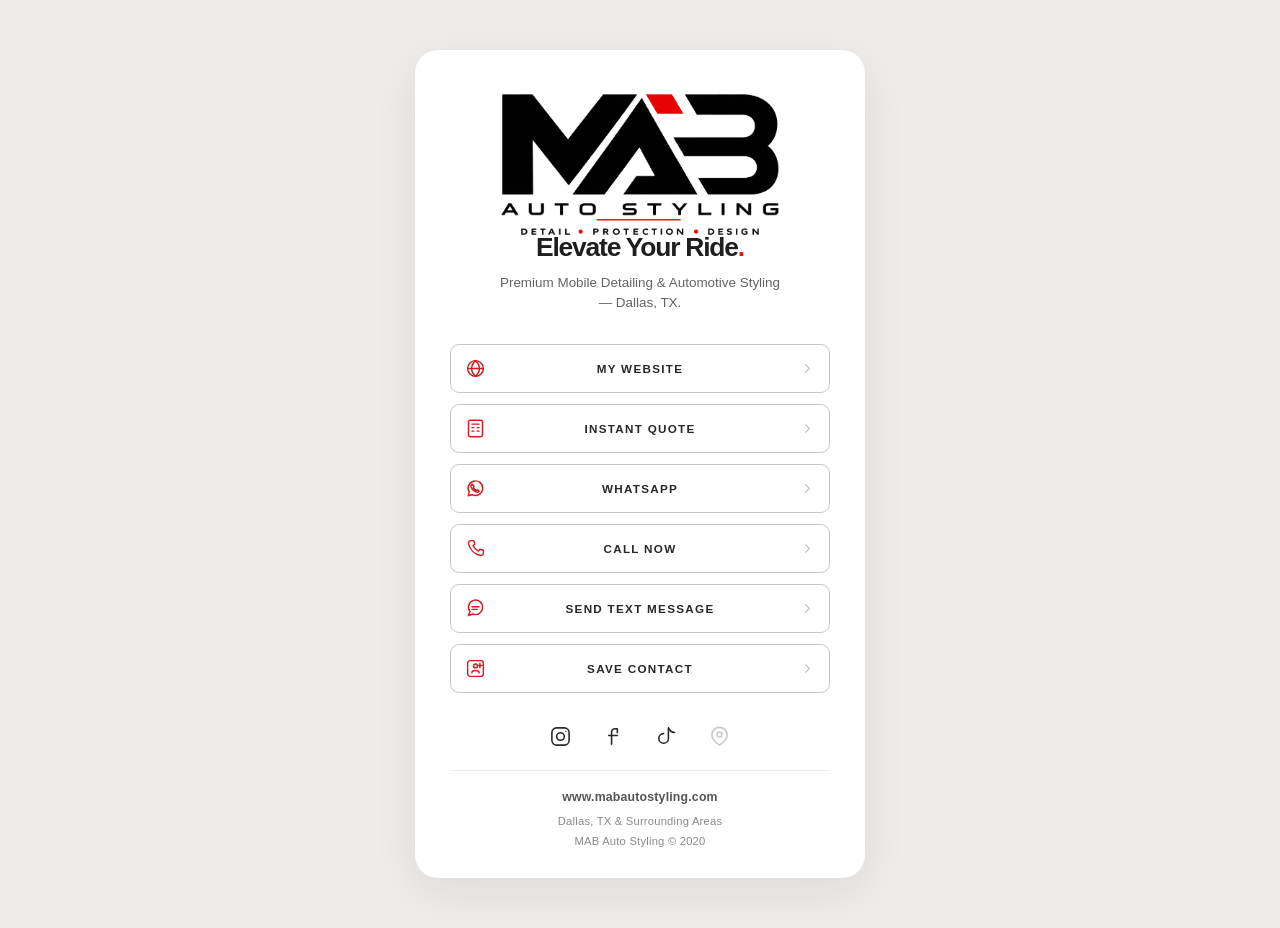
<file: index.html>
<!doctype html>
<html lang="en">
<head>
  <meta charset="utf-8">
  <meta name="viewport" content="width=device-width, initial-scale=1">
  <meta name="theme-color" content="#f0efec">
  <meta name="description" content="MAB Auto Styling — Premium mobile detailing and automotive styling in Dallas, Texas and surrounding areas. Call, text, or get in touch on WhatsApp.">
  <meta property="og:type" content="website">
  <meta property="og:title" content="MAB Auto Styling | Elevate Your Ride">
  <meta property="og:description" content="Premium Mobile Detailing & Automotive Styling — Dallas, TX.">
  <meta property="og:image" content="assets/images/logo-negro.png">
  <title>MAB Auto Styling | Elevate Your Ride</title>
  <link rel="icon" href="assets/images/favicon.svg" type="image/svg+xml">
  <link rel="stylesheet" href="css/style.css">
  <script src="js/main.js" defer></script>
</head>
<body>
  <div class="page-shell">
    <main class="profile-card" id="main">
      <header class="brand">
        <img class="brand-logo" src="assets/images/logo-negro.png" alt="MAB Auto Styling — Detail • Protection • Design" width="1774" height="887">
        <h1>Elevate Your Ride<span class="red-dot">.</span></h1>
        <p>Premium Mobile Detailing &amp; Automotive Styling <span class="area">— Dallas, TX.</span></p>
      </header>

      <nav class="quick-links" aria-label="Contact MAB Auto Styling">
        <a class="link-btn" href="website.html" aria-label="Visit our full website">
          <svg viewBox="0 0 24 24" aria-hidden="true"><circle cx="12" cy="12" r="9"/><path d="M3 12h18M12 3c3 3 4.5 6 4.5 9S15 18 12 21c-3-3-4.5-6-4.5-9S9 6 12 3Z"/></svg>
          <span>MY WEBSITE</span>
          <svg class="end-icon" viewBox="0 0 24 24" aria-hidden="true"><path d="m9 18 6-6-6-6"/></svg>
        </a>
        <a class="link-btn" href="calculator.html" aria-label="Get an instant detailing price estimate">
          <svg viewBox="0 0 24 24" aria-hidden="true"><rect x="4" y="2.5" width="16" height="19" rx="2"/><path d="M8 7h8M8 11h2m4 0h2M8 15h2m4 0h2"/></svg>
          <span>INSTANT QUOTE</span>
          <svg class="end-icon" viewBox="0 0 24 24" aria-hidden="true"><path d="m9 18 6-6-6-6"/></svg>
        </a>
        <button class="link-btn" type="button" data-open="whatsapp">
          <svg viewBox="0 0 24 24" aria-hidden="true"><path d="M20.2 11.8a8.3 8.3 0 0 1-12.1 7.3L3.7 20.3l1.2-4.2a8.3 8.3 0 1 1 15.3-4.3Z"/><path d="M8.5 8.2c.2-.3.5-.4.8-.2l1 1.6c.1.2 0 .5-.2.7l-.6.6c.8 1.5 1.8 2.6 3.4 3.4l.6-.6c.2-.2.5-.3.7-.2l1.6 1c.3.2.3.6.1.8-.7.9-1.6 1.3-2.7.9-2.7-.9-5.5-3.8-6.4-6.4-.3-1 .1-2 1.7-2.6Z"/></svg>
          <span>WHATSAPP</span>
          <svg class="end-icon" viewBox="0 0 24 24" aria-hidden="true"><path d="m9 18 6-6-6-6"/></svg>
        </button>
        <button class="link-btn" type="button" data-open="call">
          <svg viewBox="0 0 24 24" aria-hidden="true"><path d="M7 3h3l1.2 4-2.1 1.8a15 15 0 0 0 6.1 6.1L17 12.8l4 1.2v3c0 2-1.5 3.4-3.5 3A17.5 17.5 0 0 1 4 6.5C3.7 4.5 5 3 7 3Z"/></svg>
          <span>CALL NOW</span>
          <svg class="end-icon" viewBox="0 0 24 24" aria-hidden="true"><path d="m9 18 6-6-6-6"/></svg>
        </button>
        <a class="link-btn" href="sms:+14698832177" aria-label="Send an SMS text message to MAB Auto Styling">
          <svg viewBox="0 0 24 24" aria-hidden="true"><path d="M20 11a8 8 0 0 1-8 8c-1.2 0-2.3-.2-3.3-.7L4 20l1.7-4.7A8 8 0 1 1 20 11Z"/><path d="M8 10h8M8 13h6"/></svg>
          <span>SEND TEXT MESSAGE</span>
          <svg class="end-icon" viewBox="0 0 24 24" aria-hidden="true"><path d="m9 18 6-6-6-6"/></svg>
        </a>
        <a class="link-btn" href="assets/contact/MAB-Auto-Styling.vcf" download="MAB-Auto-Styling.vcf" aria-label="Download MAB Auto Styling contact card">
          <svg viewBox="0 0 24 24" aria-hidden="true"><rect x="3" y="3" width="18" height="18" rx="3"/><circle cx="12" cy="9" r="2.2"/><path d="M7.8 17c0-3.7 8.4-3.7 8.4 0M17 6v5M14.5 8.5h5"/></svg>
          <span>SAVE CONTACT</span>
          <svg class="end-icon" viewBox="0 0 24 24" aria-hidden="true"><path d="m9 18 6-6-6-6"/></svg>
        </a>
      </nav>

      <section class="socials" aria-label="Social media">
        <a class="social-link" href="https://www.instagram.com/mabautostyling" target="_blank" rel="noopener noreferrer" aria-label="Visit MAB Auto Styling on Instagram" title="Instagram">
          <svg viewBox="0 0 24 24" aria-hidden="true"><rect x="3" y="3" width="18" height="18" rx="5"/><circle cx="12" cy="12" r="4"/><circle cx="17.6" cy="6.7" r=".7" fill="currentColor" stroke="none"/></svg>
        </a>
        <a class="social-link" href="https://www.facebook.com/share/1FHX7uxnk7/?mibextid=wwXIfr" target="_blank" rel="noopener noreferrer" aria-label="Visit MAB Auto Styling on Facebook" title="Facebook: MAB Auto Styling"><svg viewBox="0 0 24 24" aria-hidden="true"><path d="M15.5 4h-2.3a3.2 3.2 0 0 0-3.2 3.2V20M7 11h9M16 4v4"/></svg></a>
        <a class="social-link" href="https://www.tiktok.com/@mabautostyling" target="_blank" rel="noopener noreferrer" aria-label="Visit MAB Auto Styling on TikTok (@mabautostyling)" title="TikTok: @mabautostyling"><svg viewBox="0 0 24 24" aria-hidden="true"><path d="M14 3v11a5 5 0 1 1-5-5M14 3c1.2 3 3.5 4.7 6.5 4.8"/></svg></a>
        <span class="social-link inactive" aria-label="Google Business Profile — coming soon" title="Google Business Profile — coming soon"><svg viewBox="0 0 24 24" aria-hidden="true"><path d="M20 10.5c0 5.4-8 10.5-8 10.5S4 15.9 4 10.5a8 8 0 1 1 16 0Z"/><circle cx="12" cy="10" r="2.6"/></svg></span>
      </section>
      <footer class="footer"><p class="web-address">www.mabautostyling.com</p><p>Dallas, TX &amp; Surrounding Areas</p><p>MAB Auto Styling © 2020</p></footer>
    </main>
  </div>

  <dialog id="whatsapp-dialog" class="modal" aria-labelledby="wa-title">
    <div class="modal-head"><h2 id="wa-title">Contact on WhatsApp</h2><button type="button" class="close-btn" data-close aria-label="Close">×</button></div>
    <p class="modal-hint">Choose your language and request type.<br><span lang="es">Selecciona tu idioma y el motivo de contacto.</span></p>
    <form id="whatsapp-form" class="modal-form">
      <fieldset><legend>Language / Idioma</legend><div class="choice-row">
        <label class="choice"><input type="radio" name="language" value="en" checked><span>🇺🇸 English</span></label>
        <label class="choice"><input type="radio" name="language" value="es"><span>🇪🇸 Español</span></label>
      </div></fieldset>
      <fieldset><legend>Request / Solicitud</legend><div class="choice-stack">
        <label class="choice"><input type="radio" name="request" value="quote" checked><span data-lang-en="Request a quote" data-lang-es="Solicitar cotización">Request a quote</span></label>
        <label class="choice"><input type="radio" name="request" value="appointment"><span data-lang-en="Schedule an appointment" data-lang-es="Agendar una cita">Schedule an appointment</span></label>
      </div></fieldset>
      <div class="message-preview"><span class="preview-label">MESSAGE PREVIEW / VISTA PREVIA</span><p id="message-preview" aria-live="polite"></p></div>
      <button class="primary-action" type="submit" id="wa-submit">OPEN WHATSAPP</button>
    </form>
  </dialog>

  <dialog id="call-dialog" class="modal" aria-labelledby="call-title">
    <div class="modal-head"><h2 id="call-title">Call MAB Auto Styling</h2><button type="button" class="close-btn" data-close aria-label="Close">×</button></div>
    <p class="call-number">(469) 883-2177</p>
    <p class="modal-hint">Tap below to open your phone dialer.</p>
    <a class="primary-action" href="tel:+14698832177">CALL NOW</a>
  </dialog>
</body>
</html>
</file>
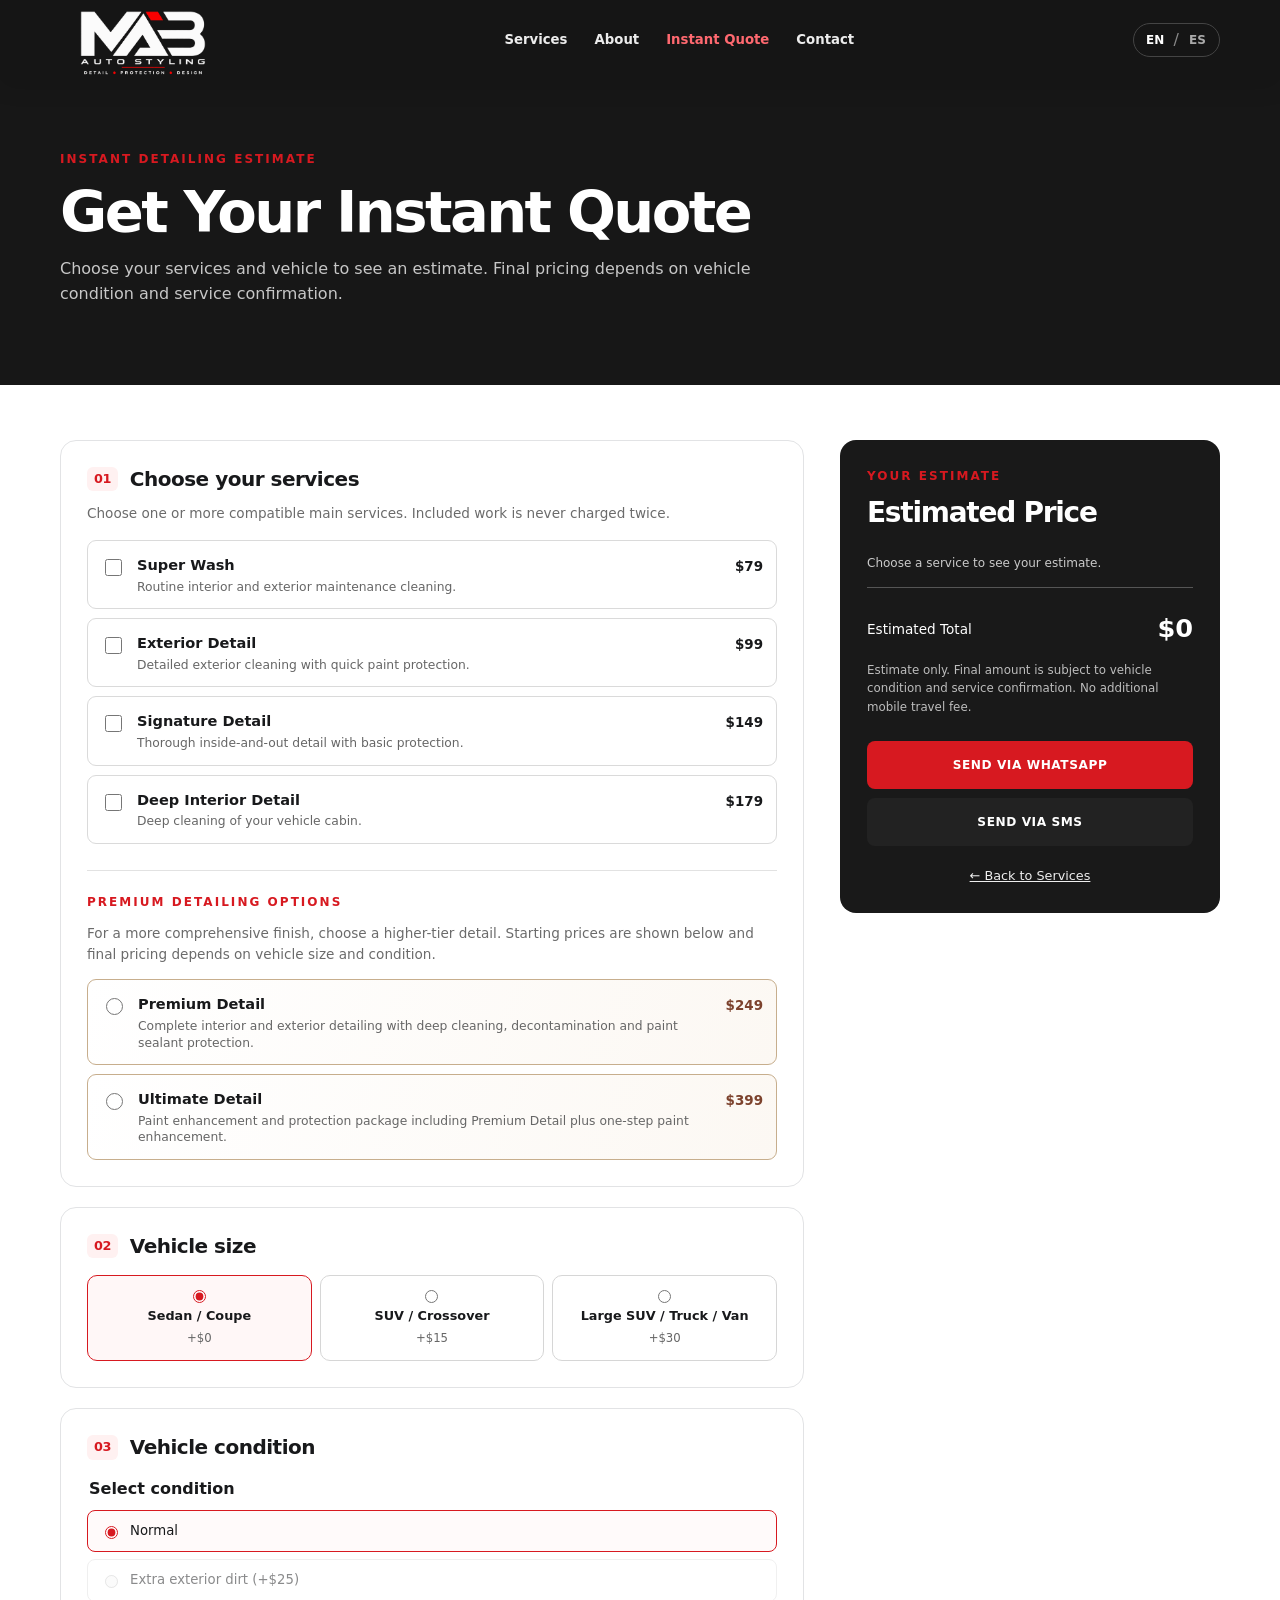
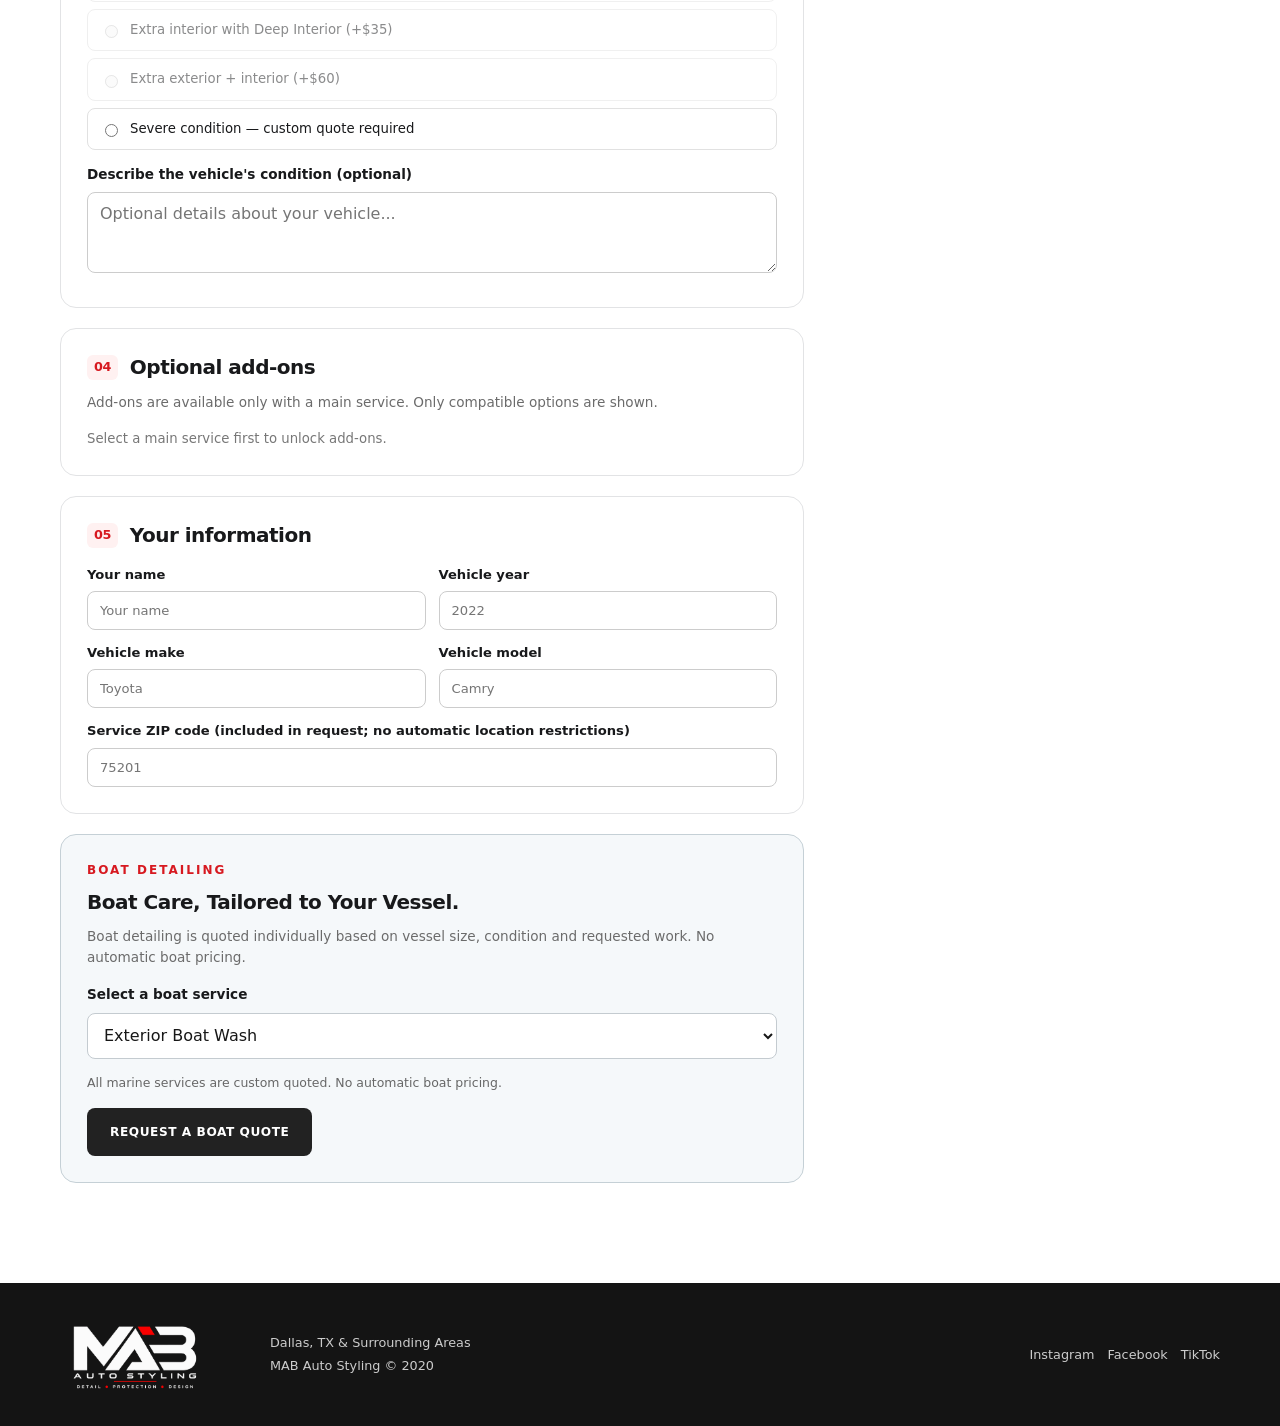
<file: calculator.html>
<!doctype html><html lang="en"><head><meta charset="utf-8"><meta name="viewport" content="width=device-width,initial-scale=1"><meta name="theme-color" content="#141414"><meta name="description" content="MAB Auto Styling instant mobile detailing estimate for Dallas, TX. Choose detailing services, vehicle size and add-ons. Send your itemized estimate by WhatsApp or SMS."><title>Instant Quote | MAB Auto Styling</title><link rel="icon" href="assets/images/favicon.svg" type="image/svg+xml"><link rel="stylesheet" href="css/website.css"><script defer src="js/site.js"></script><script defer src="js/calculator.js"></script></head>
<body data-page="calculator"><a class="skip" href="#content">Skip to content</a><header class="topbar"><a class="brand-mark" href="index.html" aria-label="MAB Auto Styling home"><img src="assets/images/logo-blanco.png" alt="MAB Auto Styling" width="1774" height="887"></a><nav class="desktop-nav" aria-label="Primary navigation"><a href="website.html#services" data-t="navServices">Services</a><a href="website.html#about" data-t="navAbout">About</a><a class="current" href="calculator.html" data-t="navQuote">Instant Quote</a><a href="website.html#contact" data-t="navContact">Contact</a></nav><div class="top-actions"><div class="lang-switch"><button class="lang-btn active" type="button" data-set-lang="en" aria-pressed="true">EN</button><span>/</span><button class="lang-btn" type="button" data-set-lang="es" aria-pressed="false">ES</button></div><button id="menu-toggle" class="menu-toggle" type="button" aria-controls="mobile-menu" aria-expanded="false" aria-label="Open navigation"><span></span><span></span><span></span></button></div></header><nav class="mobile-menu" id="mobile-menu" hidden aria-label="Mobile navigation"><a href="website.html#services" data-t="navServices">Services</a><a href="website.html#about" data-t="navAbout">About</a><a href="calculator.html" data-t="navQuote">Instant Quote</a><a href="website.html#contact" data-t="navContact">Contact</a><a href="index.html" data-t="linktree">Digital Contact Card</a></nav>
<main id="content"><section class="calculator-intro"><div class="container"><p class="eyebrow red" data-t="quoteEyebrow">INSTANT DETAILING ESTIMATE</p><h1 data-t="calcTitle">Get Your Instant Quote</h1><p data-t="calcIntro">Choose your services and vehicle to see an estimate. Final pricing depends on vehicle condition and service confirmation.</p></div></section><div class="container calculator-layout"><form id="quote-form" class="calculator-form" novalidate>
<section class="calc-step" aria-labelledby="step1"><h2 id="step1"><span>01</span> <span data-t="stepServices">Choose your services</span></h2><p class="step-note" data-t="servicesNote">Choose one or more compatible main services. Included work is never charged twice.</p><div id="main-services" class="option-list"></div><div class="tier-divider"><p class="eyebrow red" data-t="tierLabel">PREMIUM DETAILING OPTIONS</p><p class="step-note" data-t="tierIntro">Higher-tier detailing options are individually quoted.</p></div><div id="premium-services" class="option-list"></div><button id="clear-premium" type="button" class="text-action" hidden>← Back to regular prices</button><p id="service-error" class="field-error" role="alert" hidden></p></section>
<section class="calc-step" aria-labelledby="step2"><h2 id="step2"><span>02</span> <span data-t="stepVehicle">Vehicle size</span></h2><div id="vehicle-options" class="vehicle-options"></div></section>
<section class="calc-step" aria-labelledby="step3"><h2 id="step3"><span>03</span> <span data-t="stepCondition">Vehicle condition</span></h2><fieldset><legend data-t="conditionLegend">Select condition</legend><div class="condition-options"><label><input type="radio" name="condition" value="normal" checked> <span data-t="conditionNormal">Normal</span></label><label><input type="radio" name="condition" value="exterior"> <span data-t="conditionExterior">Extra exterior dirt (+$25)</span></label><label><input type="radio" name="condition" value="interior"> <span data-t="conditionInterior">Extra interior with Deep Interior (+$35)</span></label><label><input type="radio" name="condition" value="both"> <span data-t="conditionBoth">Extra exterior + interior (+$60)</span></label><label><input type="radio" name="condition" value="severe"> <span data-t="conditionSevere">Severe condition — custom quote required</span></label></div></fieldset><div id="condition-info" class="hint" aria-live="polite"></div><label class="field-label" for="condition-description" data-t="describeCondition">Describe the vehicle's condition (optional)</label><textarea id="condition-description" maxlength="600" rows="3" data-placeholder-key="conditionPlaceholder" placeholder="Optional details about your vehicle..."></textarea></section>
<section class="calc-step" aria-labelledby="step4"><h2 id="step4"><span>04</span> <span data-t="stepExtras">Optional add-ons</span></h2><p class="step-note" data-t="addonsNote">Add-ons are available only with a main service. Only compatible options are shown.</p><div id="addon-list" class="option-list"></div></section>
<section class="calc-step" aria-labelledby="step5"><h2 id="step5"><span>05</span> <span data-t="stepInfo">Your information</span></h2><div class="form-grid"><label><span data-t="customerName">Your name</span><input id="customer-name" type="text" autocomplete="name" maxlength="90" required data-placeholder-key="namePlaceholder" placeholder="Your name"></label><label><span data-t="vehicleYear">Vehicle year</span><input id="vehicle-year" type="number" inputmode="numeric" min="1900" max="2028" required placeholder="2022"></label><label><span data-t="vehicleMake">Vehicle make</span><input id="vehicle-make" type="text" maxlength="60" required placeholder="Toyota"></label><label><span data-t="vehicleModel">Vehicle model</span><input id="vehicle-model" type="text" maxlength="60" required placeholder="Camry"></label><label class="full"><span data-t="zipcode">Service ZIP code (included in request; no automatic location restrictions)</span><input id="zip-code" type="text" inputmode="numeric" pattern="[0-9]{5}" maxlength="5" required placeholder="75201"></label></div></section><section class="calc-step marine-quote-panel"><p class="eyebrow red" data-t="marineEyebrow">BOAT DETAILING</p><h2 data-t="marineTitle">Boat Care, Tailored to Your Vessel.</h2><p class="step-note" data-t="marineIntro">Custom boat detailing quotes only.</p><label for="marine-service" class="field-label" data-t="marineChoose">Select a boat service</label><select id="marine-service" class="marine-service-select" aria-label="Boat service"></select><p class="fine-print" data-t="marineCustom">All marine services are custom quoted. No automatic boat pricing.</p><button type="button" id="boat-quote-button" class="btn btn-dark" data-t="marineCta">REQUEST A BOAT QUOTE</button></section></form>
<aside class="estimate-card" aria-labelledby="estimate-heading"><div class="estimate-top"><p class="eyebrow red" data-t="resultLabel">YOUR ESTIMATE</p><h2 id="estimate-heading" data-t="resultTitle">Estimated Price</h2></div><div id="estimate-lines" aria-live="polite"></div><div class="estimate-total"><span data-t="estimatedTotal">Estimated Total</span><strong id="total-price">$0</strong></div><div id="estimate-notice" class="estimate-notice"></div><p class="fine-print" data-t="estimateFootnote">Estimate only. Final amount is subject to vehicle condition and service confirmation. No additional mobile travel fee.</p><p id="send-error" class="field-error" role="alert" hidden></p><div class="send-actions"><button id="send-whatsapp" class="btn btn-red" type="button" data-t="sendWhatsapp">SEND VIA WHATSAPP</button><button id="send-sms" class="btn btn-dark" type="button" data-t="sendSms">SEND VIA SMS</button></div><a href="website.html#services" class="back-link" data-t="backServices">← Back to Services</a></aside></div></main>
<footer class="site-footer"><div class="container footer-grid"><a href="index.html"><img src="assets/images/logo-blanco.png" alt="MAB Auto Styling" width="1774" height="887"></a><div><p>Dallas, TX &amp; Surrounding Areas</p><p>MAB Auto Styling © 2020</p></div><div><a href="https://www.instagram.com/mabautostyling" target="_blank" rel="noopener noreferrer">Instagram</a><a href="https://www.facebook.com/share/1FHX7uxnk7/?mibextid=wwXIfr" target="_blank" rel="noopener noreferrer">Facebook</a><a href="https://www.tiktok.com/@mabautostyling" target="_blank" rel="noopener noreferrer">TikTok</a></div></div></footer></body></html>
</file>
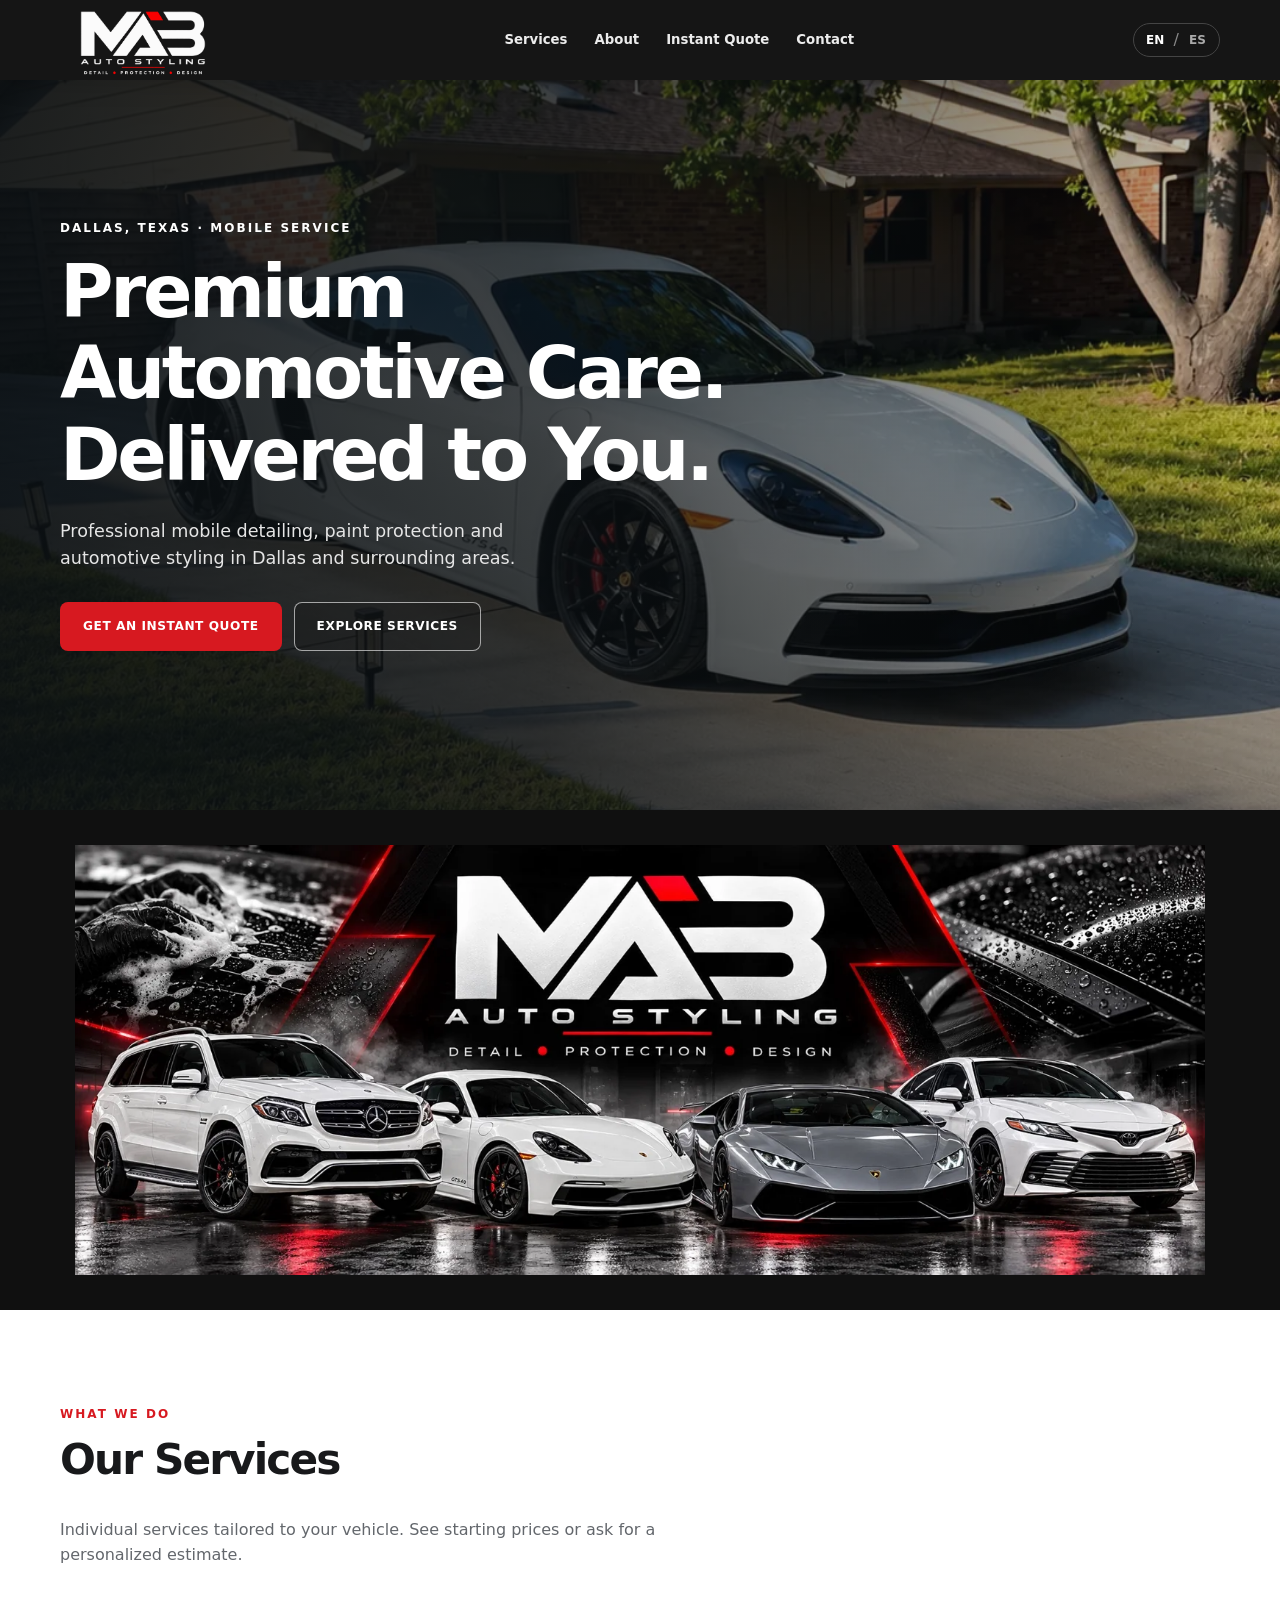
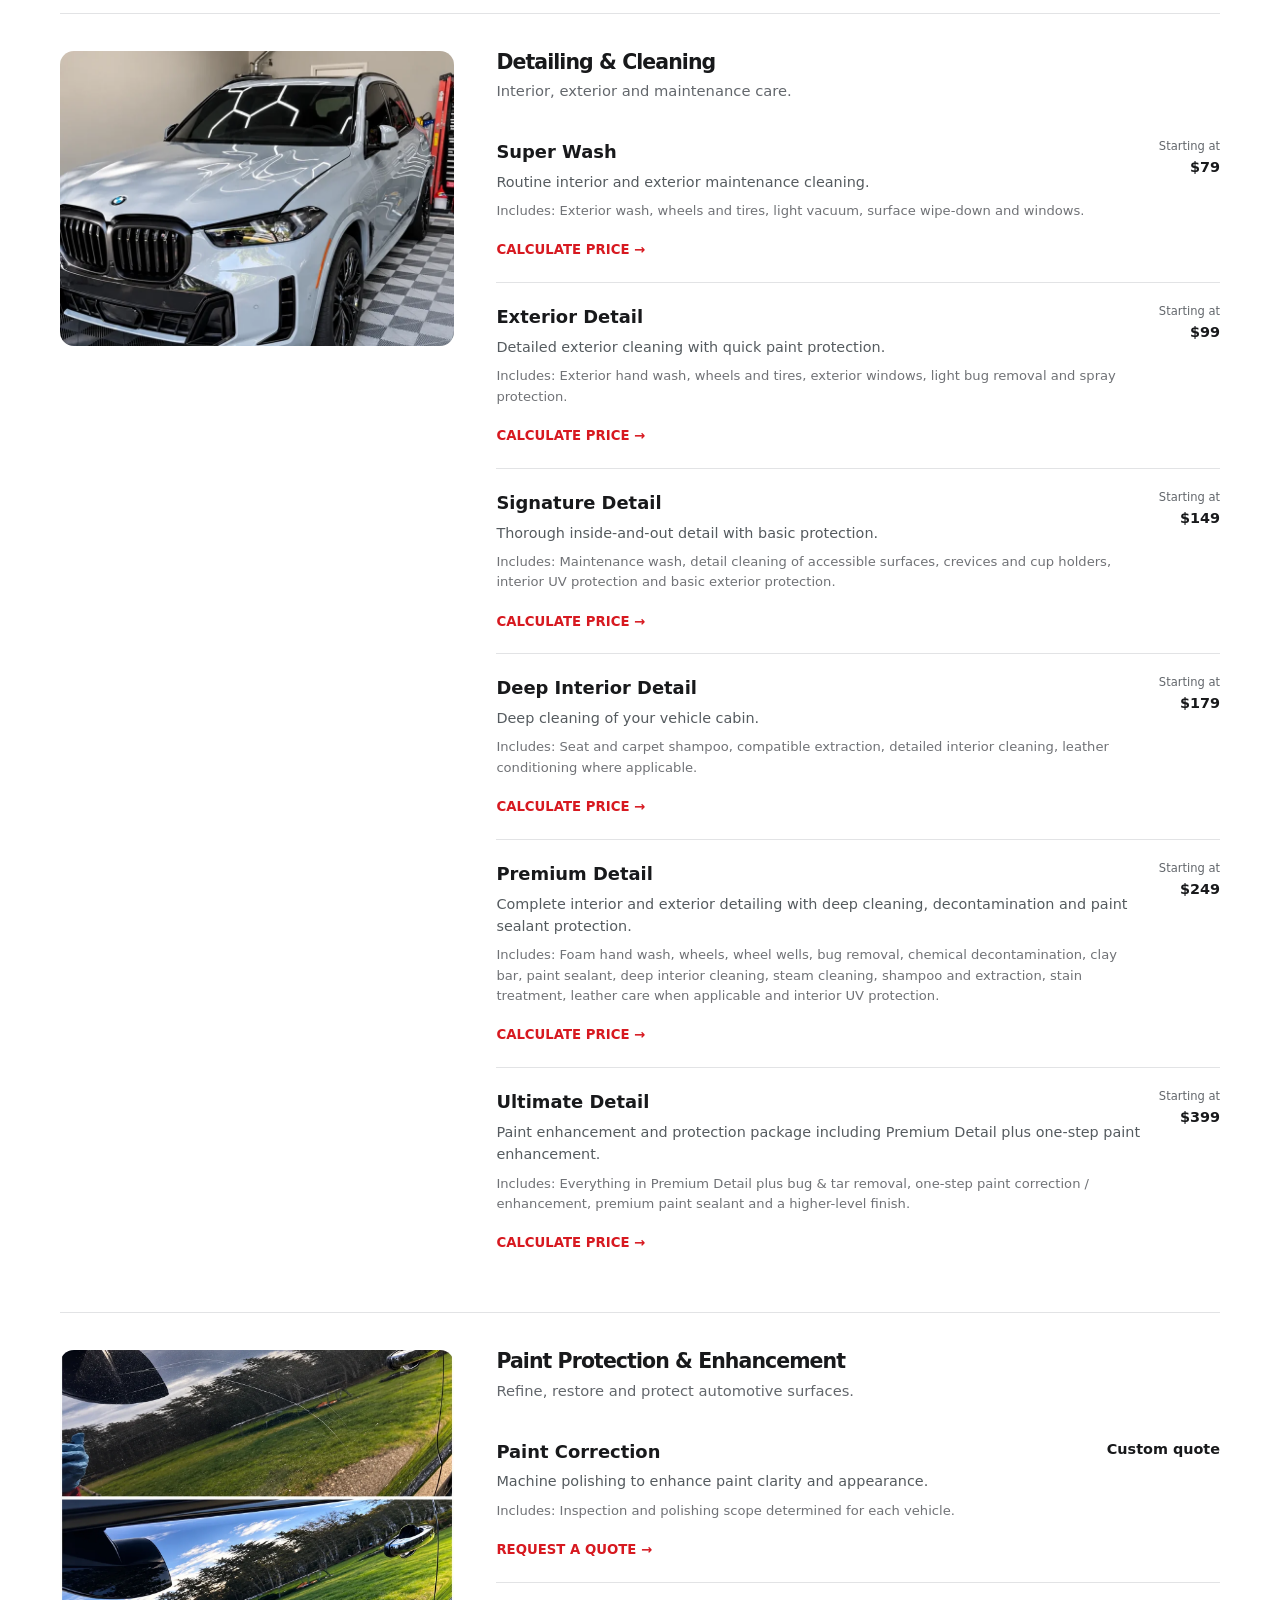
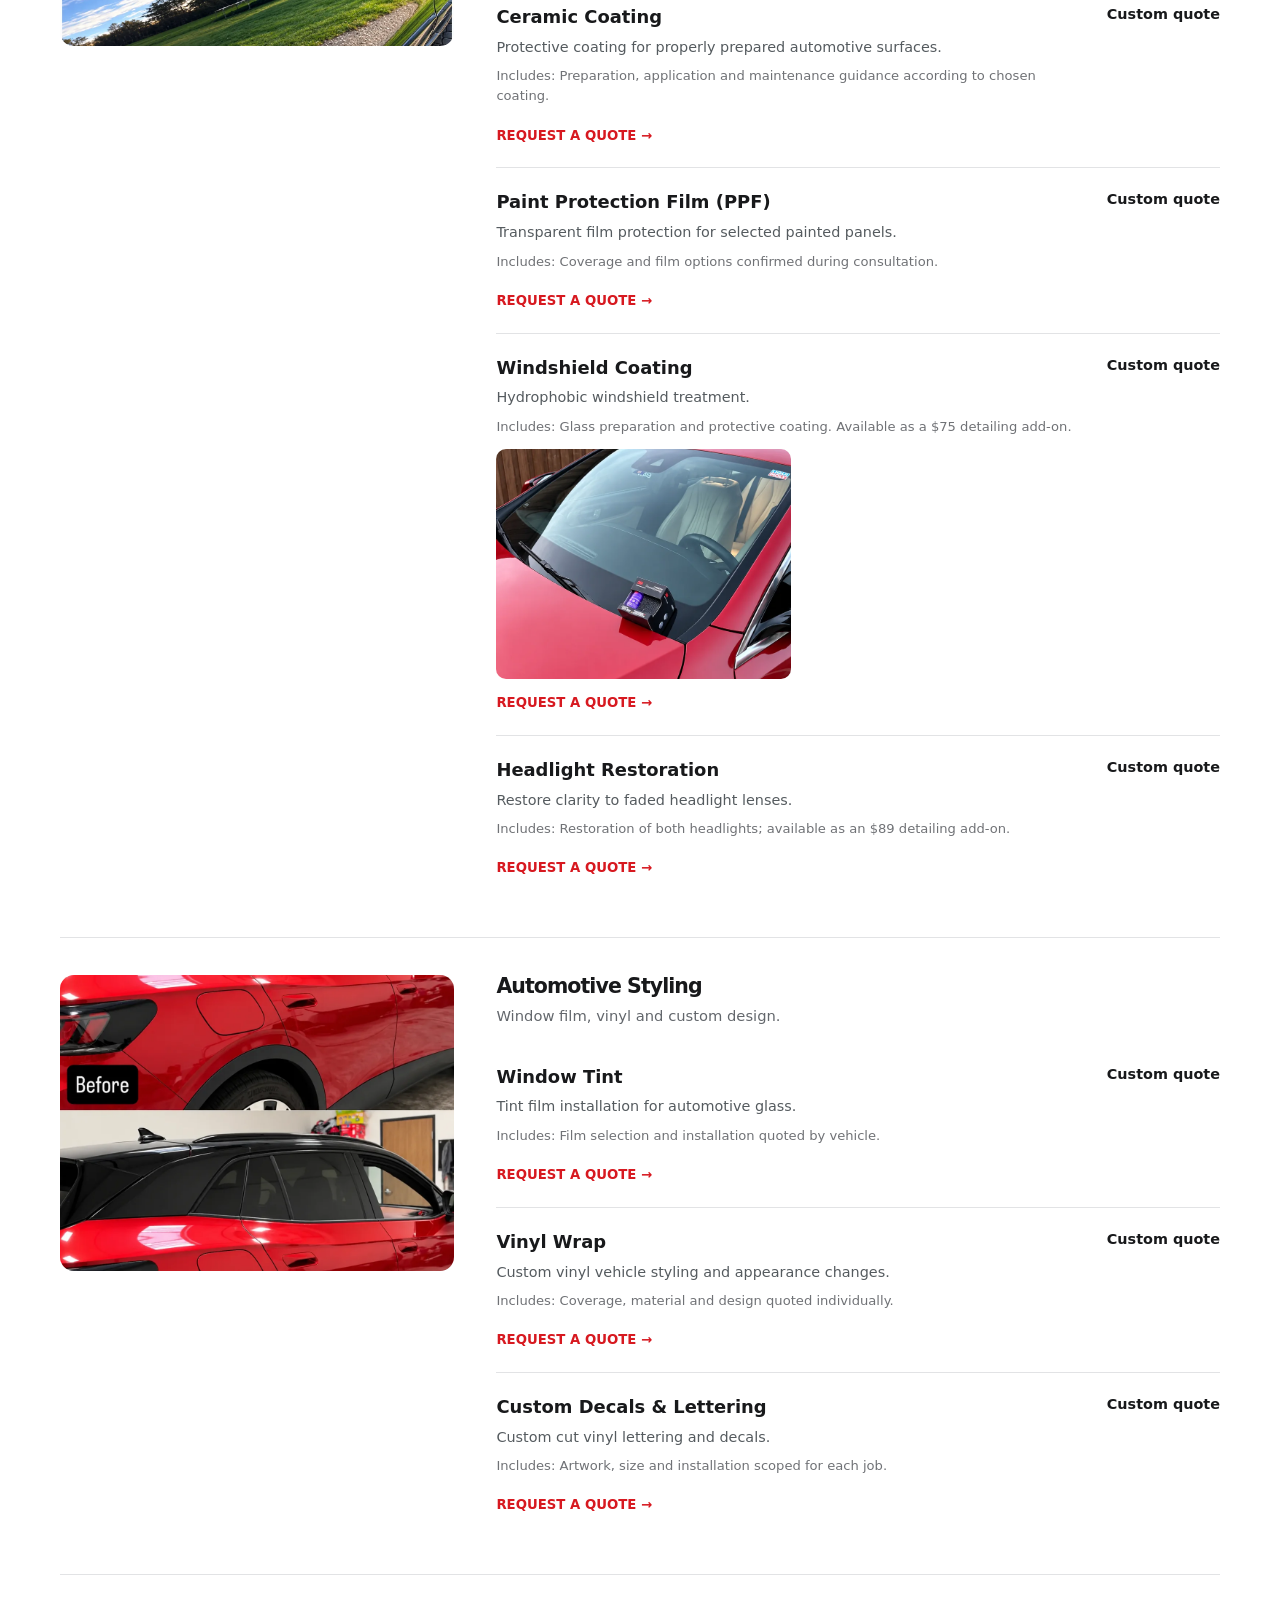
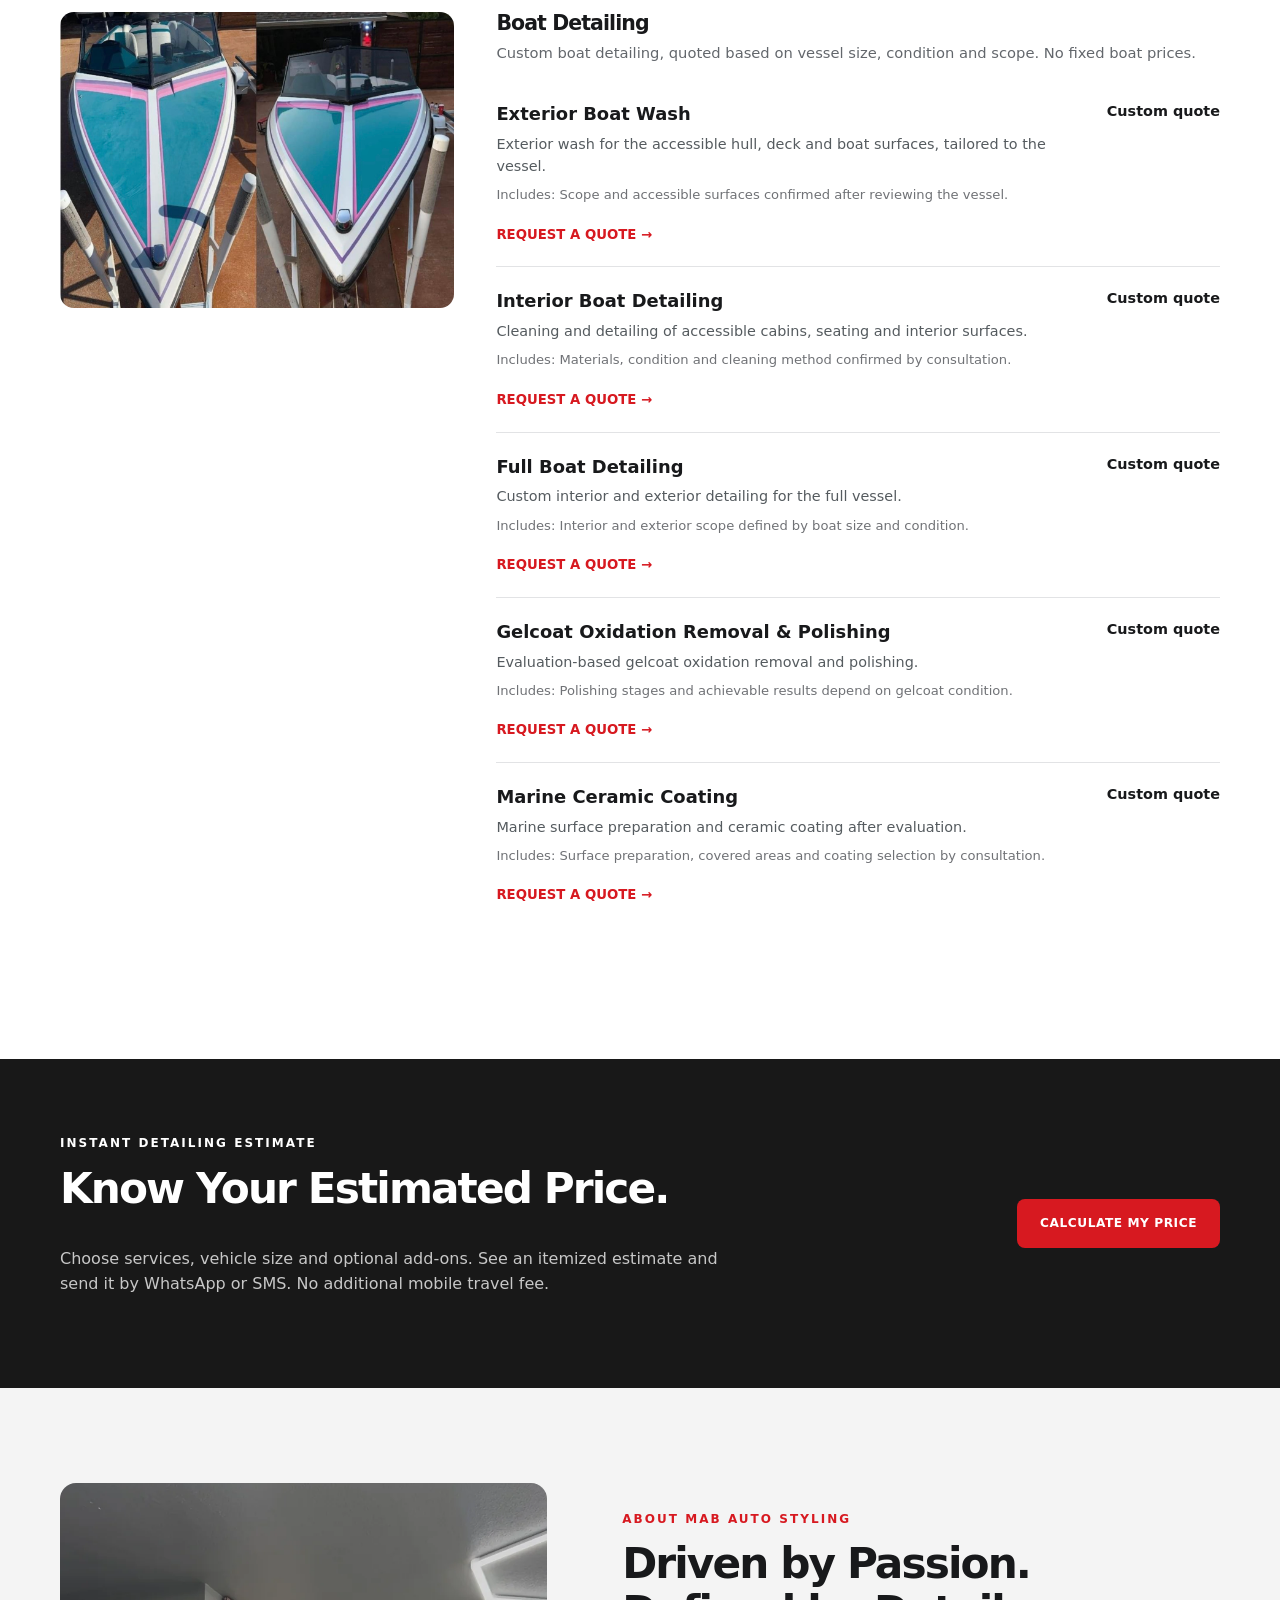
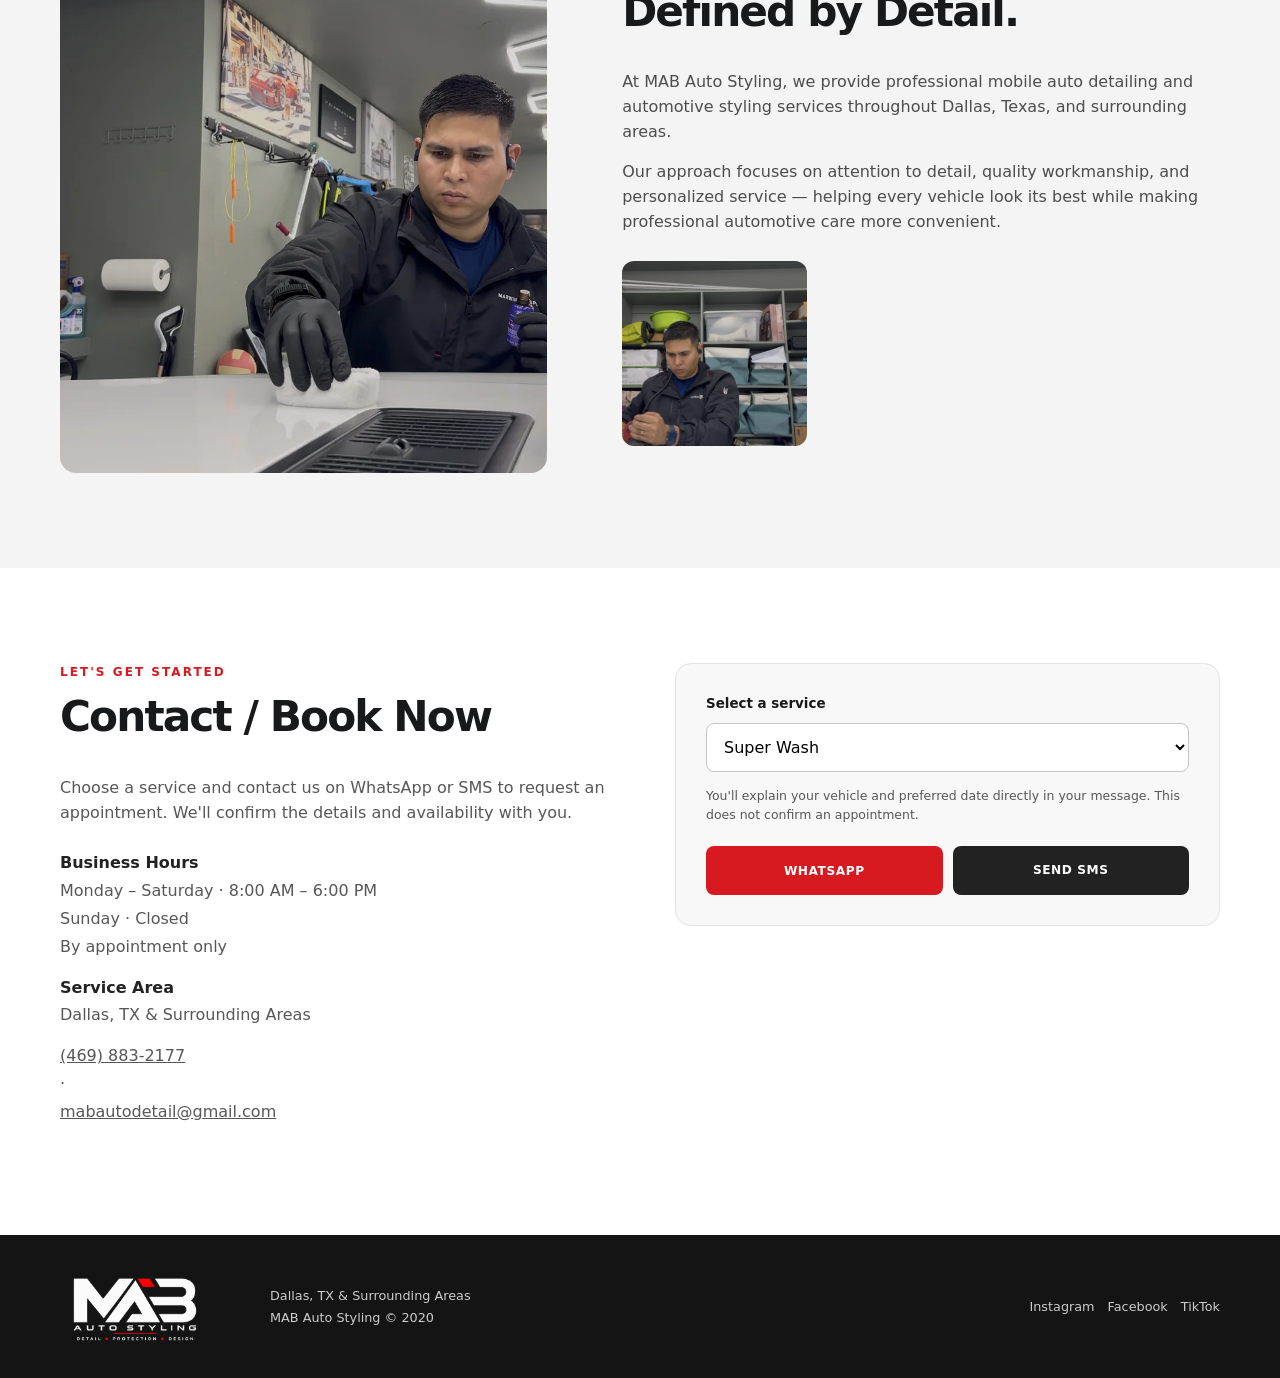
<file: website.html>
<!doctype html>
<html lang="en">
<head>
<meta charset="utf-8"><meta name="viewport" content="width=device-width, initial-scale=1"><meta name="theme-color" content="#141414">
<meta name="description" content="Mobile auto detailing, paint correction, ceramic coating, PPF, window tint and automotive styling in Dallas, TX. Get a quote from MAB Auto Styling.">
<meta property="og:title" content="MAB Auto Styling | Professional Mobile Auto Detailing in Dallas"><meta property="og:description" content="Detail • Protection • Design | Services, instant detailing estimates, and booking in Dallas."><meta property="og:image" content="assets/images/branding/brand-showcase-banner.webp">
<title>MAB Auto Styling | Mobile Detailing & Automotive Styling Dallas</title><link rel="icon" type="image/svg+xml" href="assets/images/favicon.svg"><link rel="stylesheet" href="css/website.css"><script defer src="js/site.js"></script><script defer src="js/website.js"></script>
</head>
<body data-page="website">
<a class="skip" href="#content">Skip to content</a>
<header class="topbar"><a class="brand-mark" href="index.html" aria-label="MAB Auto Styling home"><img src="assets/images/logo-blanco.png" alt="MAB Auto Styling" width="1774" height="887"></a>
<nav class="desktop-nav" aria-label="Primary navigation"><a href="#services" data-t="navServices">Services</a><a href="#about" data-t="navAbout">About</a><a href="calculator.html" data-t="navQuote">Instant Quote</a><a href="#contact" data-t="navContact">Contact</a></nav>
<div class="top-actions"><div class="lang-switch" aria-label="Website language"><button class="lang-btn active" data-set-lang="en" type="button" aria-pressed="true">EN</button><span>/</span><button class="lang-btn" data-set-lang="es" type="button" aria-pressed="false">ES</button></div><button class="menu-toggle" type="button" id="menu-toggle" aria-controls="mobile-menu" aria-expanded="false" aria-label="Open navigation"><span></span><span></span><span></span></button></div></header>
<nav id="mobile-menu" class="mobile-menu" aria-label="Mobile navigation" hidden><a href="#services" data-t="navServices">Services</a><a href="#about" data-t="navAbout">About</a><a href="calculator.html" data-t="navQuote">Instant Quote</a><a href="#contact" data-t="navContact">Contact</a><a href="index.html" data-t="linktree">Digital Contact Card</a></nav>
<main id="content">
<section class="hero" aria-labelledby="hero-title"><img class="hero-photo" src="assets/images/hero/porsche-white.webp" alt="White Porsche Cayman after detailing by MAB Auto Styling" width="1056" height="1408" fetchpriority="high"><div class="hero-shade"></div><div class="hero-content container"><p class="eyebrow" data-t="heroEyebrow">DALLAS, TEXAS · MOBILE SERVICE</p><h1 id="hero-title" data-t="heroTitle">Premium Automotive Care.<br>Delivered to You.</h1><p data-t="heroSubtitle">Professional mobile detailing, paint protection and automotive styling in Dallas and surrounding areas.</p><div class="hero-buttons"><a class="btn btn-red" href="calculator.html" data-t="getQuote">GET AN INSTANT QUOTE</a><a class="btn btn-outline-light" href="#services" data-t="explore">EXPLORE SERVICES</a></div></div></section>
<section class="showcase" aria-label="MAB Auto Styling work showcase"><div class="container"><img src="assets/images/branding/brand-showcase-banner.webp" alt="MAB Auto Styling brand showcase featuring client vehicles" loading="lazy" width="1536" height="544"></div></section>
<section class="section services-section" id="services"><div class="container"><div class="section-intro"><p class="eyebrow red" data-t="servicesEyebrow">WHAT WE DO</p><h2 data-t="servicesTitle">Our Services</h2><p data-t="servicesDescription">Individual services tailored to your vehicle. See starting prices or ask for a personalized estimate.</p></div><div id="service-groups"></div></div></section>
<section class="quote-callout"><div class="container quote-callout-grid"><div><p class="eyebrow" data-t="quoteEyebrow">INSTANT DETAILING ESTIMATE</p><h2 data-t="quoteTitle">Know Your Estimated Price.</h2><p data-t="quoteText">Choose services, vehicle size and optional add-ons. See an itemized estimate and send it by WhatsApp or SMS. No additional mobile travel fee.</p></div><a class="btn btn-red" href="calculator.html" data-t="calculate">CALCULATE MY PRICE</a></div></section>
<section class="section about-section" id="about"><div class="container about-grid"><img class="about-photo" src="assets/images/about/about-mab-coating.webp" alt="MAB Auto Styling technician applying coating to a vehicle" loading="lazy" width="927" height="1648"><div class="about-content"><p class="eyebrow red" data-t="aboutEyebrow">ABOUT MAB AUTO STYLING</p><h2 data-t="aboutTitle">Driven by Passion.<br>Defined by Detail.</h2><p data-t="aboutText1">At MAB Auto Styling, we provide professional mobile auto detailing and automotive styling services throughout Dallas, Texas, and surrounding areas.</p><p data-t="aboutText2">Our approach focuses on attention to detail, quality workmanship, and personalized service — helping every vehicle look its best while making professional automotive care more convenient.</p><img class="about-secondary" src="assets/images/about/about-mab-polishing.webp" alt="MAB Auto Styling technician polishing automotive paint" loading="lazy" width="927" height="1648"></div></div></section>
<section class="section contact-section" id="contact"><div class="container contact-grid"><div><p class="eyebrow red" data-t="contactEyebrow">LET'S GET STARTED</p><h2 data-t="contactTitle">Contact / Book Now</h2><p data-t="contactText">Choose a service and contact us on WhatsApp or SMS to request an appointment. We'll confirm the details and availability with you.</p><div class="contact-details"><p><strong data-t="hoursTitle">Business Hours</strong><span data-t="hoursWeek">Monday – Saturday · 8:00 AM – 6:00 PM</span><span data-t="hoursSunday">Sunday · Closed</span><span data-t="appointment">By appointment only</span></p><p><strong data-t="serviceArea">Service Area</strong><span>Dallas, TX &amp; Surrounding Areas</span></p><p><a href="tel:+14698832177">(469) 883-2177</a> · <a href="mailto:mabautodetail@gmail.com">mabautodetail@gmail.com</a></p></div></div><div class="contact-panel"><label for="booking-service" data-t="selectService">Select a service</label><select id="booking-service"></select><p class="fine-print" data-t="bookingHint">You'll explain your vehicle and preferred date directly in your message. This does not confirm an appointment.</p><div class="contact-buttons"><button type="button" id="book-whatsapp" class="btn btn-red">WHATSAPP</button><a id="book-sms" class="btn btn-dark" href="sms:+14698832177">SEND SMS</a></div></div></div></section>
</main>
<footer class="site-footer"><div class="container footer-grid"><a href="index.html"><img src="assets/images/logo-blanco.png" alt="MAB Auto Styling — Digital Card" width="1774" height="887"></a><div><p>Dallas, TX &amp; Surrounding Areas</p><p>MAB Auto Styling © 2020</p></div><div><a href="https://www.instagram.com/mabautostyling" target="_blank" rel="noopener noreferrer">Instagram</a><a href="https://www.facebook.com/share/1FHX7uxnk7/?mibextid=wwXIfr" target="_blank" rel="noopener noreferrer">Facebook</a><a href="https://www.tiktok.com/@mabautostyling" target="_blank" rel="noopener noreferrer">TikTok</a></div></div></footer>
</body></html>
</file>
<file: css/style.css>
:root{font-family:Inter,ui-sans-serif,-apple-system,BlinkMacSystemFont,"Segoe UI",Arial,sans-serif;color:#1e1e1e;background:#edece9;font-synthesis:none;line-height:1.5}*{box-sizing:border-box}body{margin:0;min-height:100vh;background:#edece9}body::before{content:"";position:fixed;inset:0;pointer-events:none;z-index:-1;background:repeating-linear-gradient(112deg,rgba(255,255,255,.20) 0 1px,transparent 1px 16px),linear-gradient(135deg,#f4f3f0 0%,#e8e7e4 52%,#f1f0ed 100%)}button,a{font:inherit}button{cursor:pointer}.page-shell{min-height:100svh;padding:clamp(18px,4vw,50px) 16px;display:flex;justify-content:center;align-items:flex-start}.profile-card{width:min(100%,450px);background:#fff;border:1px solid rgba(255,255,255,.85);border-radius:23px;box-shadow:0 14px 45px rgba(27,27,27,.075);padding:clamp(20px,5vw,36px) clamp(20px,5vw,34px) 24px}.brand{text-align:center}.brand-logo{display:block;width:min(100%,320px);height:auto;margin:-5px auto -10px;object-fit:contain}.brand h1{font-size:clamp(1.35rem,5vw,1.65rem);line-height:1.2;letter-spacing:-.045em;margin:0 0 9px;font-weight:760}.red-dot{color:#d71920}.brand p{max-width:310px;margin:0 auto;color:#636363;font-size:.84rem;line-height:1.5}.area{white-space:nowrap}.quick-links{display:grid;gap:11px;margin-top:31px}.link-btn{position:relative;text-decoration:none;color:#282828;border:1px solid #c8c8c8;background:#fff;min-height:49px;border-radius:9px;display:grid;grid-template-columns:22px 1fr 22px;align-items:center;gap:10px;padding:10px 14px;transition:border-color .2s,box-shadow .2s,transform .2s}.link-btn>span{text-align:center;font-size:.73rem;letter-spacing:.11em;font-weight:720;line-height:1.3}.link-btn small{font-size:.57rem;letter-spacing:.07em;color:#999;display:block;margin-top:2px}.link-btn svg,.social-link svg{width:21px;height:21px;fill:none;stroke:currentColor;stroke-width:1.65;stroke-linecap:round;stroke-linejoin:round}.link-btn>svg:first-child{color:#d71920}.link-btn .end-icon{width:15px;height:15px;color:#acacac;justify-self:end}.link-btn:not(.link-btn-disabled):hover{border-color:#d71920;box-shadow:0 2px 12px rgba(215,25,32,.08);transform:translateY(-1px)}.link-btn-disabled{opacity:.53;cursor:not-allowed;background:#fafafa}.link-btn:focus-visible,.social-link:focus-visible,.close-btn:focus-visible,.primary-action:focus-visible,.choice:focus-within{outline:3px solid rgba(215,25,32,.4);outline-offset:3px}.socials{display:flex;justify-content:center;gap:18px;margin:26px 0 16px}.social-link{width:35px;height:35px;border-radius:50%;display:inline-flex;justify-content:center;align-items:center;color:#292929;text-decoration:none}.social-link:hover{color:#d71920}.social-link.inactive{color:#aaa;opacity:.62;cursor:not-allowed}.social-link svg{width:23px;height:23px}.footer{border-top:1px solid #ededed;padding-top:14px;text-align:center}.footer p{margin:3px 0;color:#898989;font-size:.7rem;letter-spacing:.02em}.modal{width:min(calc(100% - 30px),420px);max-height:min(90vh,800px);overflow-y:auto;border:1px solid #e6e6e6;border-radius:18px;padding:24px;box-shadow:0 18px 65px rgba(0,0,0,.18);color:#242424}.modal::backdrop{background:rgba(17,18,19,.49);backdrop-filter:blur(3px)}.modal-head{display:flex;align-items:flex-start;justify-content:space-between;gap:12px}.modal h2{font-size:1.15rem;line-height:1.35;margin:0;font-weight:750}.close-btn{background:#f5f5f5;border:0;border-radius:50%;width:31px;height:31px;font-size:1.35rem;line-height:1}.modal-hint{color:#696969;font-size:.84rem;margin:10px 0 19px}.modal-form{display:grid;gap:18px}.modal fieldset{min-width:0;margin:0;padding:0;border:0}.modal legend{font-weight:650;font-size:.8rem;margin-bottom:8px}.choice-row{display:grid;grid-template-columns:1fr 1fr;gap:8px}.choice-stack{display:grid;gap:9px}.choice{display:flex;align-items:center;gap:9px;border:1px solid #d3d3d3;border-radius:9px;min-height:44px;padding:9px 10px;font-size:.83rem;cursor:pointer}.choice:has(input:checked){border-color:#d71920;background:#fff7f7}.choice input{accent-color:#d71920;width:16px;height:16px;flex:none}.message-preview{padding:12px 14px;background:#f7f7f7;border-radius:11px}.preview-label{font-size:.64rem;font-weight:740;letter-spacing:.06em;color:#777}.message-preview p{font-size:.84rem;color:#474747;margin:7px 0 0;line-height:1.55}.primary-action{display:block;border:0;border-radius:9px;background:#d71920;color:#fff;text-decoration:none;padding:13px 16px;text-align:center;font-size:.8rem;letter-spacing:.06em;font-weight:740;min-height:46px}.primary-action:hover{background:#b91219}.call-number{text-align:center;font-size:1.55rem;font-weight:780;letter-spacing:-.03em;margin:26px 0 5px}.call-number+.modal-hint{text-align:center;margin-bottom:25px}@media(min-width:700px){.page-shell{align-items:center}}@media(max-width:360px){.profile-card{padding:20px 16px}.link-btn{padding:10px}.socials{gap:10px}}@media(prefers-reduced-motion:reduce){*,*::before,*::after{transition:none!important;animation:none!important}}

.footer .web-address{color:#555;font-size:.77rem;font-weight:600;letter-spacing:.015em;margin-bottom:7px}
</file>
<file: css/website.css>
:root{--red:#d71920;--ink:#18191b;--muted:#63676c;--line:#e2e3e5;--bg:#f7f7f7;font:16px/1.55 Inter,system-ui,-apple-system,'Segoe UI',Arial,sans-serif;color:var(--ink);background:#fff;font-synthesis:none}*{box-sizing:border-box}html{scroll-behavior:smooth;scroll-padding-top:84px}body{margin:0}body,button,input,textarea,select{font-family:inherit}button,input,select,textarea{font-size:inherit}button{cursor:pointer}a{color:inherit}img{max-width:100%;display:block}.container{width:min(1160px,calc(100% - 44px));margin:auto}.skip{position:absolute;left:10px;top:-80px;padding:8px;z-index:101;background:#fff}.skip:focus{top:10px}a:focus-visible,button:focus-visible,input:focus-visible,select:focus-visible,textarea:focus-visible{outline:3px solid #f36970;outline-offset:3px}.topbar{height:80px;position:sticky;top:0;z-index:30;background:#151515;display:flex;align-items:center;justify-content:space-between;padding:0 max(22px,calc((100vw - 1160px)/2));gap:20px;box-shadow:0 5px 22px #0002}.brand-mark{width:166px;flex:none}.brand-mark img{width:100%;height:76px;object-fit:contain}.desktop-nav{display:flex;align-items:center;gap:27px}.desktop-nav a{text-decoration:none;color:#ececec;font-size:.83rem;font-weight:650}.desktop-nav a:hover,.desktop-nav a.current{color:#ff6970}.top-actions{display:flex;gap:12px;align-items:center}.lang-switch{display:flex;align-items:center;gap:5px;color:#888;border:1px solid #444;border-radius:30px;padding:4px 8px}.lang-btn{border:0;background:transparent;color:#aaa;font-size:.75rem;font-weight:800;min-width:27px;padding:4px}.lang-btn.active{color:#fff}.menu-toggle{display:none;width:40px;height:40px;border:1px solid #444;border-radius:7px;background:transparent;align-items:center;justify-content:center;flex-direction:column;gap:5px}.menu-toggle span{width:19px;height:2px;background:white}.mobile-menu{position:fixed;top:80px;left:0;right:0;z-index:29;background:#202020;padding:15px 22px 22px;box-shadow:0 15px 18px #0003}.mobile-menu:not([hidden]){display:grid}.mobile-menu a{color:white;text-decoration:none;padding:10px;border-bottom:1px solid #414141}.eyebrow{font-weight:750;letter-spacing:.17em;font-size:.75rem}.eyebrow.red{color:var(--red)}h1,h2,h3,p{margin-top:0}h1,h2,h3{line-height:1.12;letter-spacing:-.045em}h1{font-size:clamp(2.25rem,5.7vw,5rem)}h2{font-size:clamp(1.9rem,3.3vw,3.2rem)}h3{font-size:1.28rem}.btn{display:inline-flex;align-items:center;justify-content:center;min-height:48px;padding:14px 22px;border-radius:8px;border:1px solid transparent;text-decoration:none;font-weight:800;font-size:.76rem;letter-spacing:.045em;text-align:center;transition:background .18s,transform .18s}.btn:hover{transform:translateY(-2px)}.btn-red{background:var(--red);color:#fff}.btn-red:hover{background:#aa141a}.btn-outline-light{color:#fff;border-color:#fff9;background:#15151555}.btn-outline-light:hover{background:#fff2}.btn-dark{background:#222;color:white}.btn-dark:hover{background:#444}.hero{min-height:min(730px,calc(100svh - 80px));position:relative;background:#1d2425;display:flex;align-items:center;overflow:hidden}.hero-photo{position:absolute;inset:0;width:100%;height:100%;object-fit:cover;object-position:65% 53%}.hero-shade{position:absolute;inset:0;background:linear-gradient(90deg,#0b1013ed 0%,#0b1013c9 43%,#0b101334 100%),linear-gradient(0deg,#0005,transparent 55%)}.hero-content{position:relative;z-index:1;color:white;padding-block:115px 135px}.hero-content h1{max-width:750px;margin:13px 0 22px;text-wrap:balance}.hero-content>p:not(.eyebrow){max-width:520px;color:#e5e5e5;font-size:1.1rem}.hero-buttons{display:flex;flex-wrap:wrap;gap:12px;margin-top:30px}.showcase{background:#101010;padding:35px 0}.showcase img{width:100%;border-radius:12px;max-height:430px;object-fit:contain}.section{padding:95px 0}.section-intro{max-width:640px;margin-bottom:45px}.section-intro p:not(.eyebrow){color:var(--muted)}.service-category{display:grid;grid-template-columns:minmax(240px,34%) 1fr;gap:42px;align-items:start;padding:37px 0;border-top:1px solid var(--line)}.category-image{width:100%;aspect-ratio:4/3;object-fit:cover;border-radius:14px}.category-heading{margin:0 0 7px}.category-description{color:var(--muted);font-size:.92rem}.service-entry{padding:20px 0;border-bottom:1px solid var(--line);display:grid;grid-template-columns:1fr auto;gap:18px}.service-entry:last-child{border-bottom:0}.service-entry h4{font-size:1.12rem;margin:0 0 5px}.service-entry p{margin:0 0 8px;color:#555b5f;font-size:.9rem}.service-entry .included{font-size:.82rem;color:#707276}.service-price{text-align:right;white-space:nowrap;font-size:.9rem;font-weight:700}.service-price small{display:block;font-size:.72rem;color:var(--muted);font-weight:500}.mini-link{display:inline-block;text-decoration:none;color:var(--red);font-weight:750;font-size:.83rem;margin-top:11px}.mini-link:hover{text-decoration:underline}.quote-callout{background:#181818;color:#fff;padding:75px 0}.quote-callout-grid{display:flex;justify-content:space-between;align-items:center;gap:35px}.quote-callout-grid>div{max-width:700px}.quote-callout p:not(.eyebrow){color:#c7c7c7}.about-section{background:#f4f4f4}.about-grid{display:grid;grid-template-columns:42% 1fr;gap:75px;align-items:center}.about-photo{width:100%;height:590px;object-fit:cover;object-position:50% 45%;border-radius:16px}.about-content>p:not(.eyebrow){color:#4d4d4d}.about-secondary{width:185px;height:185px;object-fit:cover;object-position:center 55%;border-radius:12px;margin-top:26px}.contact-grid{display:grid;grid-template-columns:1fr 1fr;gap:70px}.contact-section{scroll-margin-top:80px}.contact-section p{color:#575757}.contact-details{margin-top:26px}.contact-details p{display:grid;gap:3px}.contact-details strong{color:#222}.contact-panel{background:#f8f8f8;border:1px solid var(--line);border-radius:16px;padding:30px;align-self:start}.contact-panel label{display:block;font-size:.84rem;font-weight:700;margin-bottom:8px}.contact-panel select{width:100%;padding:13px;border:1px solid #c5c5c5;background:#fff;border-radius:8px}.fine-print{font-size:.78rem;color:#676767}.contact-panel .fine-print{margin:14px 0 22px}.contact-buttons{display:flex;gap:10px}.contact-buttons>.btn{flex:1}.site-footer{background:#141414;color:#ccc;padding:34px 0}.footer-grid{display:grid;grid-template-columns:180px 1fr 1fr;gap:30px;align-items:center}.footer-grid img{width:180px}.footer-grid p{margin:3px 0;font-size:.8rem}.footer-grid>div:last-child{display:flex;gap:13px;flex-wrap:wrap;justify-content:flex-end}.footer-grid a{font-size:.8rem;text-decoration:none}.footer-grid a:hover{text-decoration:underline}
/* Calculator */
.calculator-intro{background:#171717;color:white;padding:70px 0 62px}.calculator-intro h1{font-size:clamp(2.1rem,5vw,3.6rem);margin:12px 0}.calculator-intro p:last-child{color:#c7c7c7;max-width:720px}.calculator-layout{display:grid;grid-template-columns:minmax(0,1fr) minmax(300px,380px);align-items:start;gap:36px;padding-top:55px;padding-bottom:100px}.calculator-form{display:grid;gap:20px}.calc-step{border:1px solid var(--line);border-radius:16px;padding:26px;background:white}.calc-step h2{font-size:1.25rem;margin:0 0 17px;display:flex;align-items:center;gap:12px;letter-spacing:-.025em}.calc-step h2>span:first-child{background:#fff1f1;color:var(--red);border-radius:6px;padding:5px 7px;font-size:.8rem}.step-note{color:#6b6b6b;font-size:.85rem;margin:-5px 0 16px}.option-list{display:grid;gap:9px}.option-card{border:1px solid #dadada;border-radius:9px;padding:13px;display:flex;align-items:flex-start;gap:12px;cursor:pointer}.option-card:has(input:checked){border-color:var(--red);background:#fff9f9}.option-card:has(input:disabled){opacity:.52;cursor:not-allowed}.option-card input{accent-color:var(--red);width:17px;height:17px;margin-top:5px;flex:none}.option-card .option-copy{flex:1}.option-card .option-copy strong{display:block;font-size:.91rem}.option-card .option-copy small{display:block;font-size:.77rem;color:#666;line-height:1.35;margin-top:2px}.option-card .option-cost{font-weight:700;white-space:nowrap;font-size:.84rem;margin-top:3px}.option-card .restriction{color:#a32727}.vehicle-options{display:grid;grid-template-columns:repeat(3,1fr);gap:8px}.vehicle-option{cursor:pointer;border:1px solid #d6d6d6;border-radius:10px;padding:12px 5px;text-align:center;min-height:86px;display:flex;flex-direction:column;justify-content:center;gap:3px}.vehicle-option:has(input:checked){border-color:var(--red);background:#fff7f7}.vehicle-option input{accent-color:var(--red);margin:0 auto}.vehicle-option span{font-weight:700;font-size:.8rem}.vehicle-option small{color:#666;font-size:.73rem}.calc-step fieldset{padding:0;margin:0;border:0;min-width:0}.calc-step legend{font-weight:600;margin-bottom:8px}.condition-options{display:grid;gap:7px}.condition-options label{border:1px solid #e1e1e1;border-radius:8px;padding:10px 12px;font-size:.83rem;display:flex;align-items:center;gap:9px;cursor:pointer}.condition-options label:has(input:checked){border-color:var(--red);background:#fffafa}.condition-options input{accent-color:var(--red)}.condition-options label:has(input:disabled){opacity:.5;cursor:not-allowed}.hint{margin:11px 0;color:#777;font-size:.8rem}.field-label{display:block;font-size:.85rem;font-weight:650;margin:14px 0 7px}.calc-step textarea,.form-grid input{width:100%;padding:11px 12px;border-radius:8px;border:1px solid #ccc;background:white;color:#222}.calc-step textarea{resize:vertical}.form-grid{display:grid;grid-template-columns:1fr 1fr;gap:13px}.form-grid label{display:grid;gap:6px;font-size:.82rem;font-weight:650}.form-grid .full{grid-column:1/-1}.estimate-card{background:#191919;color:white;padding:27px;border-radius:16px;position:sticky;top:105px}.estimate-top h2{font-size:1.75rem;margin:8px 0 25px}.estimate-line{display:flex;justify-content:space-between;gap:14px;padding:8px 0;font-size:.86rem;color:#dfdfdf}.estimate-line span:last-child{white-space:nowrap}.estimate-total{border-top:1px solid #555;margin-top:15px;padding:21px 0 12px;display:flex;justify-content:space-between;align-items:center;gap:10px}.estimate-total span{font-size:.85rem}.estimate-total strong{font-size:2rem}.estimate-notice{font-size:.78rem;color:#ffcccd}.estimate-card .fine-print{font-size:.74rem;color:#bdbdbd}.send-actions{display:grid;gap:9px;margin-top:25px}.send-actions button{width:100%}.back-link{display:block;color:#eee;text-align:center;font-size:.8rem;margin-top:20px}.field-error{color:#b51e26;background:#fff0f0;border-radius:7px;padding:10px;font-size:.82rem}.estimate-card .field-error{color:#ffced1;background:#5c2025}.muted-empty{font-size:.83rem;color:#777;margin:0}.est-note{color:#cacaca;font-size:.75rem;margin-top:11px}
@media(max-width:1000px){.desktop-nav{gap:15px}.service-category{grid-template-columns:28% 1fr;gap:24px}.about-grid{gap:40px}.contact-grid{gap:30px}}@media(max-width:780px){.desktop-nav{display:none}.menu-toggle{display:flex}.topbar{height:70px}.mobile-menu{top:70px}.brand-mark{width:150px}.brand-mark img{height:66px}.hero{min-height:690px}.hero-photo{object-position:59% center}.hero-shade{background:linear-gradient(90deg,#0b1013df,#0b10137a),linear-gradient(0deg,#0b1013ad,transparent 80%)}.hero-content{padding-block:130px}.hero-content h1{font-size:clamp(2.5rem,8vw,4rem)}.section{padding:65px 0}.service-category{grid-template-columns:1fr}.category-image{max-height:330px}.about-grid,.contact-grid{grid-template-columns:1fr}.about-photo{height:440px}.quote-callout-grid{display:grid}.calculator-layout{grid-template-columns:1fr}.estimate-card{position:static}.footer-grid{grid-template-columns:1fr 1fr}.footer-grid>a{grid-row:1 / span 2}.footer-grid>div:last-child{justify-content:flex-start}}@media(max-width:520px){.container{width:calc(100% - 32px)}.topbar{padding:0 16px}.brand-mark{width:125px}.lang-switch{padding:3px}.hero{min-height:620px}.hero-content{padding-block:100px}.hero-content h1{font-size:2.5rem}.hero-content>p:not(.eyebrow){font-size:.97rem}.hero-buttons{display:grid}.hero-buttons .btn{width:100%}.service-entry{grid-template-columns:1fr}.service-price{text-align:left}.showcase{padding:18px 0}.section{padding:55px 0}.contact-panel{padding:18px}.contact-buttons{flex-direction:column}.calc-step{padding:18px}.calculator-intro{padding:47px 0}.calculator-layout{padding:24px 0 55px;gap:22px}.vehicle-options{gap:5px}.vehicle-option{padding:8px 3px}.form-grid{grid-template-columns:1fr}.form-grid .full{grid-column:auto}.footer-grid{display:flex;flex-direction:column;align-items:flex-start}.footer-grid img{width:150px}}
@media(prefers-reduced-motion:reduce){html{scroll-behavior:auto}*,*::before,*::after{transition:none!important;animation:none!important}}

.inline-service-photo{width:min(100%,295px);max-height:230px;object-fit:cover;object-position:center 53%;border-radius:10px;margin:12px 0 3px}

/* Footer branding: preserve the original logo proportions and keep it compact. */
.footer-grid > a:first-child{display:block;width:150px;max-width:100%;align-self:center}
.footer-grid > a:first-child img{display:block;width:100%;height:auto;max-height:82px;aspect-ratio:1774 / 887;object-fit:contain;object-position:left center}
@media(max-width:520px){.footer-grid > a:first-child{width:135px}.footer-grid > a:first-child img{max-height:74px}}

/* 2026 premium and marine quote-only additions. */
.tier-divider{margin:26px 0 12px;border-top:1px solid #e2e2e2;padding-top:22px}.tier-divider .step-note{margin:6px 0 14px}
.premium-option{border-color:#c7ae8d;background:linear-gradient(110deg,#fff,#fcf8f3)}
.premium-option:has(input:checked){border-color:#a92c30;background:#fff5f5}
.premium-price{max-width:140px;text-align:right;color:#7c422d;white-space:normal!important}
.text-action{margin:10px 0 0;border:0;background:none;text-decoration:underline;color:#9e1b25;cursor:pointer;font:inherit;font-size:.85rem}
.estimate-total strong{font-size:clamp(1rem,2vw,2rem);text-align:right;overflow-wrap:anywhere}
.marine-visual{width:100%;aspect-ratio:4/3;background:linear-gradient(155deg,#182a35,#425663 65%,#8e9ea5);color:#e6e8eb;border-radius:14px;display:grid;place-items:center;font-size:clamp(1.5rem,4vw,2.5rem);font-weight:800;letter-spacing:.09em}
.marine-quote-panel{border-color:#c5d0d6;background:#f5f8fa}.marine-quote-panel h2{display:block}.marine-quote-panel .btn{max-width:100%;white-space:normal}
@media(max-width:520px){.premium-option{flex-wrap:wrap}.premium-price{width:100%;max-width:none;text-align:left;padding-left:29px}}

/* Dedicated boat detail quote selector; separate from automotive pricing. */
.marine-service-select{display:block;width:100%;min-height:46px;padding:11px 12px;border:1px solid #c4cbd0;border-radius:8px;background:#fff;color:#171717;margin:8px 0 14px}.marine-quote-panel .fine-print{margin:3px 0 16px}
</file>
